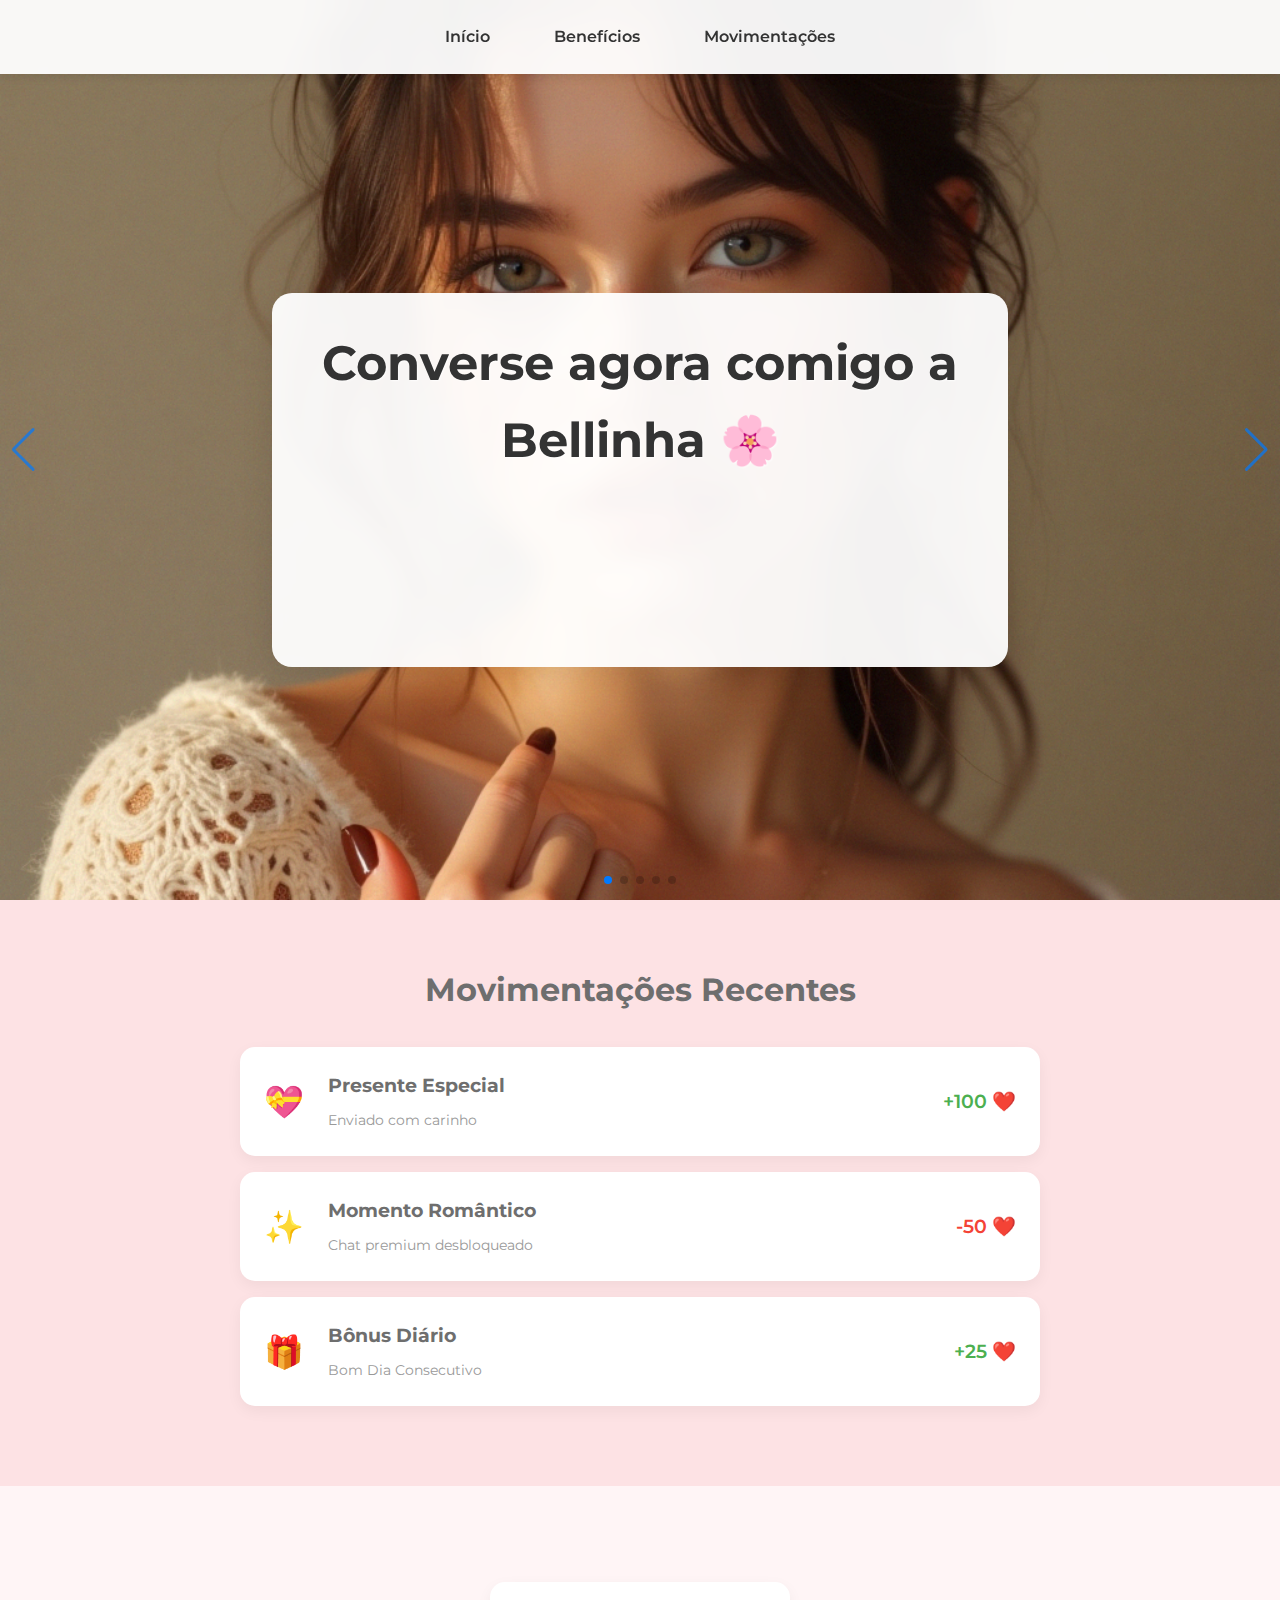
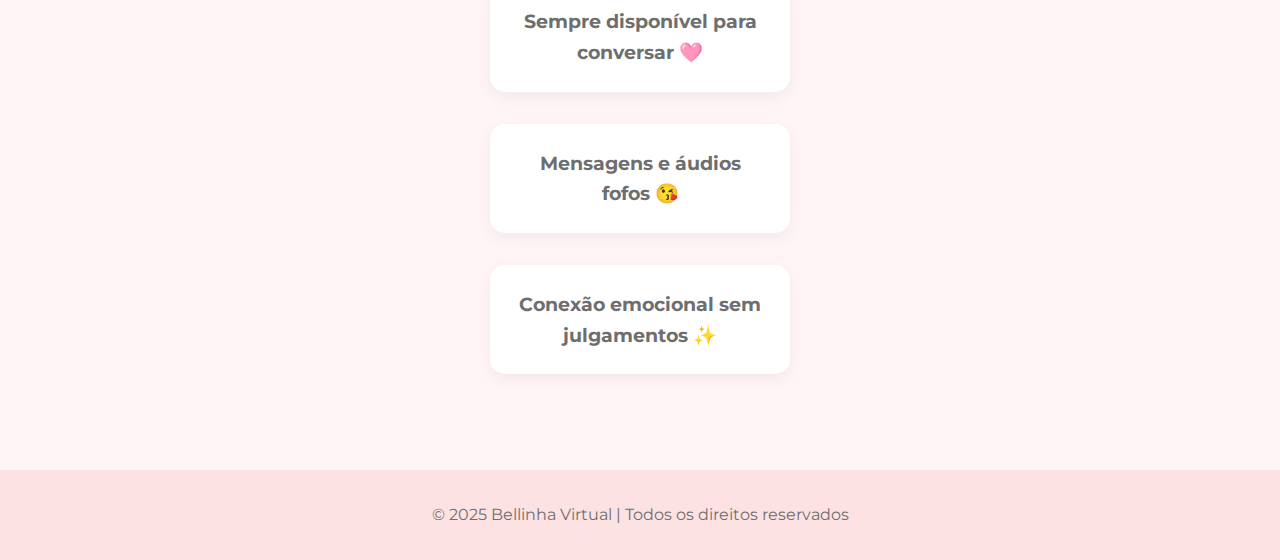
<file: public_html/index.html>
<!DOCTYPE html>
<html lang="pt-BR">
<head>
    <meta charset="UTF-8">
    <meta name="viewport" content="width=device-width, initial-scale=1.0">
    <title>Bellinha - Sua Namorada Virtual</title>
    <link rel="stylesheet" href="static/style.css">
    <link href="https://fonts.googleapis.com/css2?family=Montserrat:wght@400;600&display=swap" rel="stylesheet">
    <link rel="stylesheet" href="https://cdn.jsdelivr.net/npm/swiper@10/swiper-bundle.min.css">
</head>
<body>
    <header class="navbar">
        <nav>
            <a href="#hero" class="nav-link">Início</a>
            <a href="#beneficios" class="nav-link">Benefícios</a>
            <a href="#movimentacoes" class="nav-link">Movimentações</a>
        </nav>
    </header>
    <main class="hero" id="hero">
        <div class="swiper">
            <div class="swiper-wrapper">
                <div class="swiper-slide" style="background-image: url('images/belinha1.png');"></div>
                <div class="swiper-slide" style="background-image: url('images/belinha2.png');"></div>
                <div class="swiper-slide" style="background-image: url('images/belinha3.png');"></div>
                <div class="swiper-slide" style="background-image: url('images/belinha4.png');"></div>
                <div class="swiper-slide" style="background-image: url('images/belinha5.png');"></div>
            </div>
            <div class="swiper-pagination"></div>
            <div class="swiper-button-prev"></div>
            <div class="swiper-button-next"></div>
        </div>
        <div class="hero-content">
            <div class="hero-text">
                <h1 class="animate-text">Converse agora comigo a Bellinha 🌸</h1>
                <p class="subtitle animate-text-delay-1">Sua melhor companhia fofa e carinhosa 24h por dia.</p>
                <a href="https://pay.kirvano.com/fcdaee6d-9e84-450d-99a6-c6e64c321978" class="cta-button animate-text-delay-2">Começar Agora</a>
            </div>
        </div>
    </main>

    <section class="transactions" id="movimentacoes">
        <h2>Movimentações Recentes</h2>
        <div class="transaction-list">
            <div class="transaction-item">
                <div class="transaction-icon">💝</div>
                <div class="transaction-info">
                    <h3>Presente Especial</h3>
                    <p>Enviado com carinho</p>
                </div>
                <div class="transaction-amount positive">+100 ❤️</div>
            </div>
            <div class="transaction-item">
                <div class="transaction-icon">✨</div>
                <div class="transaction-info">
                    <h3>Momento Romântico</h3>
                    <p>Chat premium desbloqueado</p>
                </div>
                <div class="transaction-amount negative">-50 ❤️</div>
            </div>
            <div class="transaction-item">
                <div class="transaction-icon">🎁</div>
                <div class="transaction-info">
                    <h3>Bônus Diário</h3>
                    <p>Bom Dia Consecutivo</p>
                </div>
                <div class="transaction-amount positive">+25 ❤️</div>
            </div>
        </div>
    </section>

    <section class="benefits" id="beneficios">
        <div class="benefit-item">
            <h3>Sempre disponível para conversar 🩷</h3>
        </div>
        <div class="benefit-item">
            <h3>Mensagens e áudios fofos 😘</h3>
        </div>
        <div class="benefit-item">
            <h3>Conexão emocional sem julgamentos ✨</h3>
        </div>
    </section>

    <footer>
        <p>© 2025 Bellinha Virtual | Todos os direitos reservados</p>
    </footer>

    <script src="https://cdn.jsdelivr.net/npm/swiper@10/swiper-bundle.min.js"></script>
    <script>
        const swiper = new Swiper('.swiper', {
            loop: true,
            pagination: {
                el: '.swiper-pagination',
            },
            navigation: {
                nextEl: '.swiper-button-next',
                prevEl: '.swiper-button-prev',
            },
            autoplay: {
                delay: 3000,
                disableOnInteraction: false,
            },
        });
    </script>
</body>
</html>
</file>
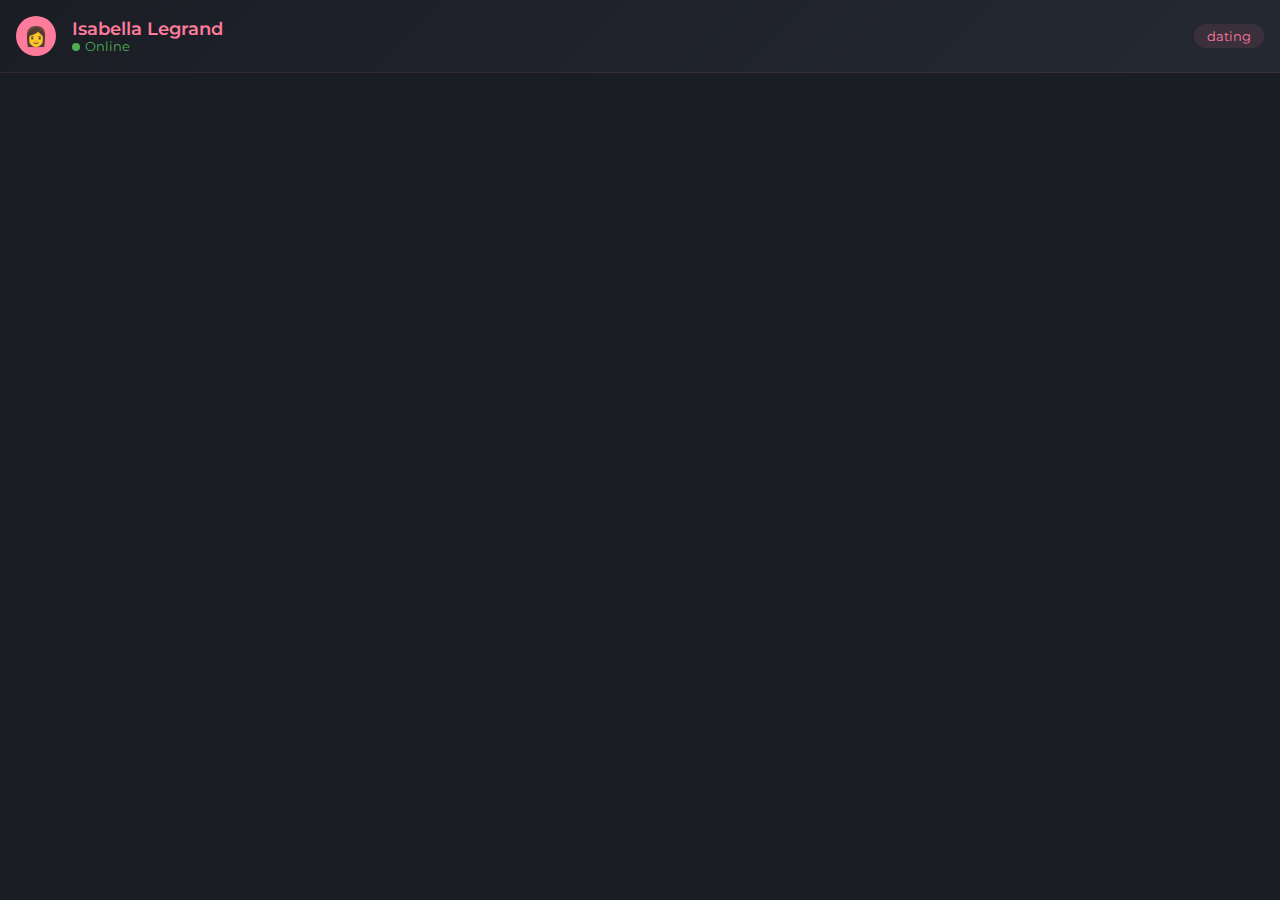
<file: public_html/chat.html>
<!DOCTYPE html>
<html lang="pt-BR">
<head>
  <meta charset="UTF-8" />
  <meta name="viewport" content="width=device-width, initial-scale=1.0"/>
  <title>Chat com a Bellinha 🌸</title>
  <meta name="description" content="Converse agora com a Bellinha no MessengerX de forma aconchegante e segura.">
  <link rel="stylesheet" href="static/chat.css">
  <link href="https://fonts.googleapis.com/css2?family=Montserrat:wght@400;600&display=swap" rel="stylesheet">
</head>

<body>
  <div class="chat-container">
    <div class="chat-header">
      <div class="profile-pic">👩</div>
      <div class="user-info">
        <h1 class="user-name">Isabella Legrand</h1>
        <p class="user-status"><span class="status-dot"></span>Online</p>
      </div>
      <div class="chat-tag">dating</div>
    </div>

    <!-- Embed Machaao / MessengerX -->
    <div id="mcontext"></div>
    <script 
      mode="embed"
      isolate="true"
      themecolor="#ff7b9c"
      header="off"
      accentcolor="#ffffff"
      textcolor="white"
      id="webchat"
      src="https://cdn.machaao.com/prod/web/js/embed.js"
      type="text/javascript"
      mkey="Y2U1NjRhMTAtNTg2OC0xMWYwLThjOGYtNTliYWIwYjFkYTNk"
      style="min-height: 100%; width: 100%;">
    </script>
  </div>
</body>
</html>
</file>
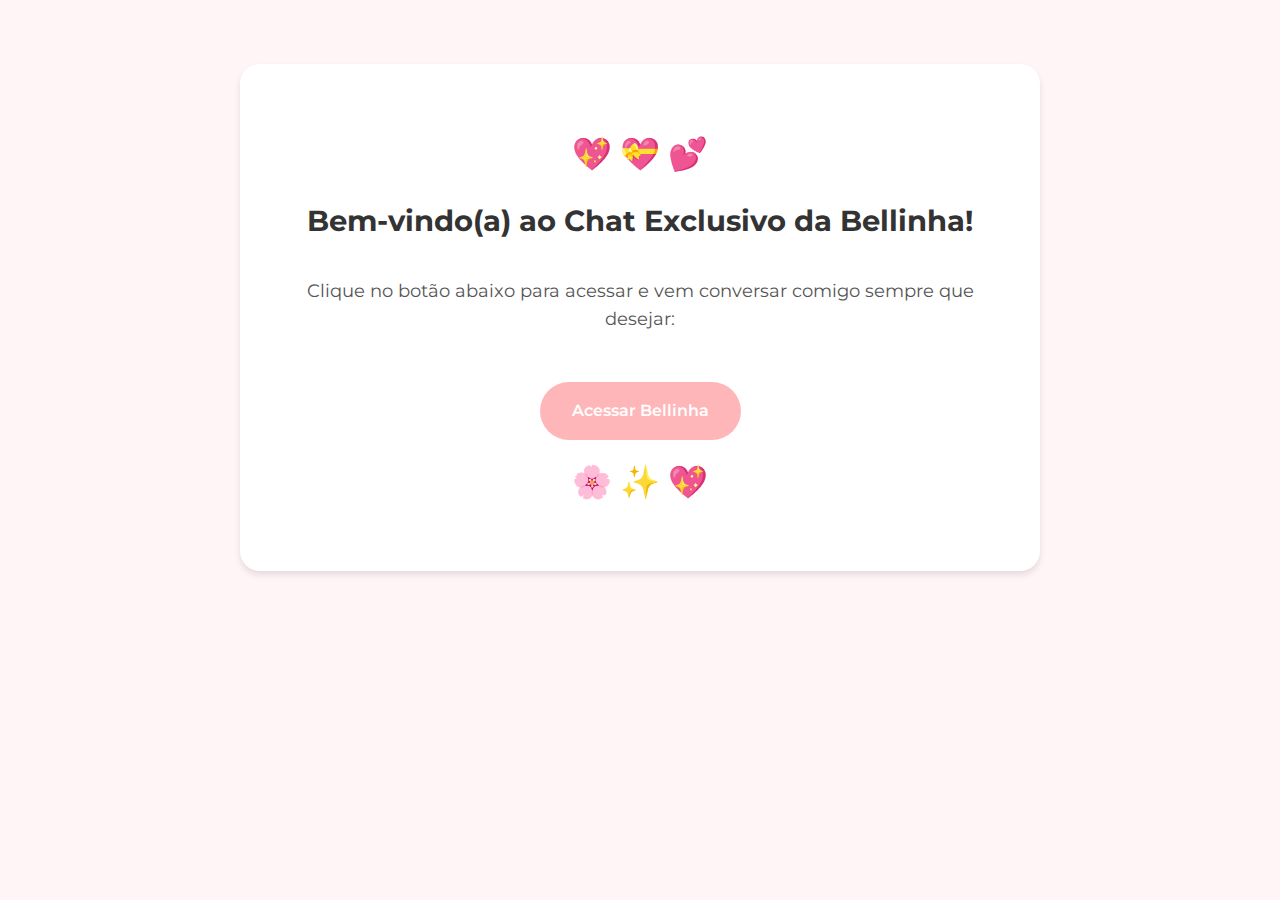
<file: public_html/obrigado.html>
<!DOCTYPE html>
<html lang="pt-BR">
<head>
    <meta charset="UTF-8">
    <meta name="viewport" content="width=device-width, initial-scale=1.0">
    <title>Acesso Bellinha Virtual</title>
    <meta name="description" content="Acesse agora sua Namorada Virtual Bellinha para conversar e receber mensagens carinhosas.">
    <link href="https://fonts.googleapis.com/css2?family=Montserrat:wght@400;600&display=swap" rel="stylesheet">
    <style>
        body {
            font-family: 'Montserrat', sans-serif;
            line-height: 1.6;
            max-width: 800px;
            margin: 2rem auto;
            padding: 2rem;
            background-color: #FFF5F6;
            color: #333;
        }
        .container {
            background: white;
            padding: 3rem;
            border-radius: 20px;
            box-shadow: 0 4px 6px rgba(0,0,0,0.1);
            text-align: center;
        }
        h1 {
            color: #333;
            margin-bottom: 2rem;
            font-size: 1.8rem;
        }
        .hearts {
            font-size: 2rem;
            color: #FFB6B9;
            margin: 1rem 0;
        }
        p {
            font-size: 1.1rem;
            color: #555;
        }
        .access-link {
            display: inline-block;
            background-color: #FFB6B9;
            color: white;
            text-decoration: none;
            padding: 1rem 2rem;
            border-radius: 50px;
            margin-top: 2rem;
            font-weight: 600;
            transition: transform 0.3s ease, background-color 0.3s ease;
        }
        .access-link:hover {
            transform: scale(1.05);
            background-color: #ff9ea3;
        }
    </style>
</head>
<body>
    <div class="container">
        <div class="hearts">💖 💝 💕</div>
        <h1>Bem-vindo(a) ao Chat Exclusivo da Bellinha!</h1>
        <p>Clique no botão abaixo para acessar e vem conversar comigo sempre que desejar:</p>
        <a href="https://webchat-belinha.netlify.app/chat.html" target="_blank" class="access-link">Acessar Bellinha</a>
        <div class="hearts">🌸 ✨ 💖</div>
    </div>
</body>
</html>
</file>
<file: public_html/static/chat.css>
body {
    background: #1a1d24;
    font-family: 'Montserrat', sans-serif;
    margin: 0;
    height: 100vh;
    display: flex;
    flex-direction: column;
}

.chat-container {
    flex: 1;
    display: flex;
    flex-direction: column;
    background: #1a1d24;
    width: 100%;
    max-width: 100%;
    height: 100%;
    position: relative;
}

.chat-header {
    background: linear-gradient(135deg, #1a1d24, #252933);
    padding: 1rem;
    border-bottom: 1px solid rgba(255, 123, 156, 0.1);
    display: flex;
    align-items: center;
    gap: 1rem;
}

.profile-pic {
    width: 40px;
    height: 40px;
    border-radius: 50%;
    background: #ff7b9c;
    display: flex;
    align-items: center;
    justify-content: center;
    color: white;
    font-size: 1.2rem;
}

.user-info {
    flex: 1;
}

.user-name {
    color: #ff7b9c;
    font-size: 1.1rem;
    font-weight: 600;
    margin: 0;
}

.user-status {
    color: #4CAF50;
    font-size: 0.8rem;
    margin: 0;
    display: flex;
    align-items: center;
    gap: 0.3rem;
}

.status-dot {
    width: 8px;
    height: 8px;
    background: #4CAF50;
    border-radius: 50%;
}

.chat-tag {
    background: rgba(255, 123, 156, 0.1);
    color: #ff7b9c;
    padding: 0.3rem 0.8rem;
    border-radius: 1rem;
    font-size: 0.8rem;
}

#mcontext {
    flex: 1;
    width: 100%;
    background: #1a1d24;
    border-radius: 0;
    overflow: hidden;
    position: relative;
}

.message-input {
    background: #252933;
    padding: 1rem;
    display: flex;
    gap: 1rem;
    align-items: center;
    border-top: 1px solid rgba(255, 123, 156, 0.1);
}

.input-field {
    flex: 1;
    background: #1a1d24;
    border: 1px solid rgba(255, 123, 156, 0.2);
    border-radius: 2rem;
    padding: 0.8rem 1.2rem;
    color: white;
    font-family: 'Montserrat', sans-serif;
}

.send-button {
    background: #ff7b9c;
    border: none;
    border-radius: 50%;
    width: 40px;
    height: 40px;
    display: flex;
    align-items: center;
    justify-content: center;
    cursor: pointer;
    transition: transform 0.2s;
}

.send-button:hover {
    transform: scale(1.1);
}

.action-buttons {
    display: flex;
    gap: 0.5rem;
}

.action-button {
    background: rgba(255, 123, 156, 0.1);
    border: none;
    border-radius: 0.5rem;
    padding: 0.5rem 1rem;
    color: #ff7b9c;
    cursor: pointer;
    transition: background 0.2s;
}

.action-button:hover {
    background: rgba(255, 123, 156, 0.2);
}
</file>
<file: public_html/static/style.css>
/* Reset e estilos base */
* {
    margin: 0;
    padding: 0;
    box-sizing: border-box;
}

html {
    scroll-behavior: smooth;
    font-size: 16px;
}

body {
    font-family: 'Montserrat', sans-serif;
    background-color: #FDE2E4;
    color: #6E6E6E;
    line-height: 1.6;
    overflow-x: hidden;
}

/* Navbar */
.navbar {
    position: fixed;
    top: 0;
    left: 0;
    right: 0;
    background: rgba(255, 255, 255, 0.95);
    padding: 1rem;
    box-shadow: 0 2px 10px rgba(0, 0, 0, 0.1);
    z-index: 1000;
    backdrop-filter: blur(10px);
    -webkit-backdrop-filter: blur(10px);
}

nav {
    max-width: 1200px;
    margin: 0 auto;
    display: flex;
    justify-content: center;
    gap: 2rem;
}

.nav-link {
    color: #333;
    text-decoration: none;
    font-weight: 600;
    padding: 0.5rem 1rem;
    border-radius: 20px;
    transition: all 0.3s ease;
    position: relative;
}

.nav-link::after {
    content: '';
    position: absolute;
    bottom: 0;
    left: 50%;
    width: 0;
    height: 2px;
    background: #FFB6B9;
    transition: all 0.3s ease;
    transform: translateX(-50%);
}

.nav-link:hover {
    color: #FFB6B9;
}

.nav-link:hover::after {
    width: 80%;
}

/* Hero Section */
.hero {
    position: relative;
    min-height: 100vh;
    display: flex;
    align-items: center;
    justify-content: center;
    overflow: hidden;
    padding-top: 60px;
}

.hero .swiper {
    position: absolute;
    width: 100%;
    height: 100%;
    top: 0;
    left: 0;
}

.hero .swiper-slide {
    width: 100%;
    height: 100%;
    background-size: cover;
    background-position: center;
    background-repeat: no-repeat;
    transition: opacity 1s ease-in-out;
}

.hero::before {
    content: '';
    position: absolute;
    top: 0;
    left: 0;
    right: 0;
    bottom: 0;
    background: linear-gradient(135deg, rgba(255, 182, 185, 0.8), rgba(250, 208, 196, 0.8));
    z-index: 1;
}

.hero-content {
    position: relative;
    z-index: 2;
    text-align: center;
    max-width: 800px;
    padding: 2rem;
}

.hero-text {
    background: rgba(255, 255, 255, 0.95);
    padding: 2rem;
    border-radius: 20px;
    box-shadow: 0 8px 32px rgba(0, 0, 0, 0.1);
    backdrop-filter: blur(10px);
    -webkit-backdrop-filter: blur(10px);
}

h1 {
    font-size: 3rem;
    color: #333333;
    margin-bottom: 1rem;
    text-shadow: 1px 1px 2px rgba(255,255,255,0.8);
}

.subtitle {
    font-size: 1.5rem;
    margin-bottom: 2rem;
    color: #4a4a4a;
}

/* Botão CTA */
.cta-button {
    display: inline-block;
    background-color: #FFB6B9;
    color: #FFFFFF;
    text-decoration: none;
    padding: 1rem 2rem;
    font-size: 1.2rem;
    border-radius: 50px;
    cursor: pointer;
    font-weight: 600;
    position: relative;
    overflow: hidden;
    transition: all 0.3s ease;
    box-shadow: 0 4px 15px rgba(255, 182, 185, 0.4);
}

.cta-button::before {
    content: '';
    position: absolute;
    top: 0;
    left: -100%;
    width: 100%;
    height: 100%;
    background: linear-gradient(
        120deg,
        transparent,
        rgba(255, 255, 255, 0.3),
        transparent
    );
    transition: all 0.5s ease;
}

.cta-button:hover {
    transform: translateY(-3px) scale(1.02);
    background-color: #ff9ea3;
    box-shadow: 0 6px 20px rgba(255, 182, 185, 0.6);
}

.cta-button:hover::before {
    left: 100%;
}

.cta-button:active {
    transform: translateY(1px);
    box-shadow: 0 2px 10px rgba(255, 182, 185, 0.4);
}

/* Seção de Benefícios */
.benefits {
    background-color: #FFF5F6;
    padding: 4rem 2rem;
    text-align: center;
}

/* Página de Produto */
.produto-hero {
    min-height: 100vh;
    display: flex;
    align-items: center;
    justify-content: center;
    background: linear-gradient(135deg, #FDE2E4, #FFB6B9);
    padding: 2rem;
}

.produto-content {
    max-width: 800px;
    width: 100%;
    text-align: center;
}

.produto-text {
    background: rgba(255, 255, 255, 0.95);
    padding: 3rem;
    border-radius: 20px;
    box-shadow: 0 8px 32px rgba(0, 0, 0, 0.1);
    backdrop-filter: blur(10px);
    -webkit-backdrop-filter: blur(10px);
}

.instrucoes {
    margin: 2rem 0;
    text-align: left;
}

.instrucoes h2 {
    color: #333;
    margin-bottom: 1.5rem;
    text-align: center;
}

.instrucoes p {
    color: #4a4a4a;
    margin: 1rem 0;
    font-size: 1.1rem;
    padding-left: 1.5rem;
    position: relative;
}

.instrucoes p::before {
    content: '';
    position: absolute;
    left: 0;
    top: 50%;
    transform: translateY(-50%);
    width: 8px;
    height: 8px;
    background-color: #FFB6B9;
    border-radius: 50%;
}

.benefit-item {
    max-width: 300px;
    margin: 2rem auto;
    padding: 1.5rem;
    background-color: #FFFFFF;
    border-radius: 15px;
    box-shadow: 0 5px 15px rgba(0,0,0,0.05);
    transition: transform 0.3s ease;
}

.benefit-item:hover {
    transform: translateY(-5px);
}

.benefit-item h3 {
    color: #6E6E6E;
    font-size: 1.2rem;
}

/* Footer */
footer {
    background-color: #FDE2E4;
    padding: 2rem;
    text-align: center;
    color: #6E6E6E;
}

/* Carrossel Background Fullscreen */
.swiper-button-next,
.swiper-button-prev {
    color: #FFB6B9;
    opacity: 0.7;
    transition: opacity 0.3s ease;
}

.swiper-button-next:hover,
.swiper-button-prev:hover {
    opacity: 1;
}

.swiper-pagination-bullet {
    background: rgba(255, 255, 255, 0.7);
}

.swiper-pagination-bullet-active {
    background-color: #FFB6B9;
}

/* Seção de Transações */
.transactions {
    padding: 4rem 2rem;
    background-color: #FDE2E4;
}

.transactions h2 {
    text-align: center;
    color: #6E6E6E;
    margin-bottom: 2rem;
    font-size: 2rem;
}

.transaction-list {
    max-width: 800px;
    margin: 0 auto;
}

.transaction-item {
    display: flex;
    align-items: center;
    background-color: #FFFFFF;
    padding: 1.5rem;
    margin-bottom: 1rem;
    border-radius: 15px;
    box-shadow: 0 5px 15px rgba(0,0,0,0.05);
    transition: transform 0.3s ease;
}

.transaction-item:hover {
    transform: translateX(10px);
}

.transaction-icon {
    font-size: 2rem;
    margin-right: 1.5rem;
}

.transaction-info {
    flex: 1;
}

.transaction-info h3 {
    color: #6E6E6E;
    margin-bottom: 0.5rem;
}

.transaction-info p {
    color: #999;
    font-size: 0.9rem;
}

.transaction-amount {
    font-size: 1.2rem;
    font-weight: 600;
}

.transaction-amount.positive {
    color: #4CAF50;
}

.transaction-amount.negative {
    color: #F44336;
}

/* Responsividade */
@media (max-width: 768px) {
    .hero-content {
        flex-direction: column;
        text-align: center;
    }

    h1 {
        font-size: 2rem;
    }

    .subtitle {
        font-size: 1.2rem;
    }

    .hero-text {
        padding: 1rem;
    }

    .benefits {
        padding: 2rem 1rem;
    }

    .transaction-item {
        flex-direction: column;
        text-align: center;
    }

    .transaction-icon {
        margin: 0 0 1rem 0;
    }

    .transaction-amount {
        margin-top: 1rem;
    }
}

/* Animações */
@keyframes slideInRight {
    from { opacity: 0; transform: translateX(-50px); }
    to { opacity: 1; transform: translateX(0); }
}

@keyframes fadeInUp {
    from { opacity: 0; transform: translateY(20px); }
    to { opacity: 1; transform: translateY(0); }
}

.animate-text {
    animation: slideInRight 0.8s ease-out forwards;
}

.animate-text-delay-1 {
    opacity: 0;
    animation: slideInRight 0.8s ease-out 0.3s forwards;
}

.animate-text-delay-2 {
    opacity: 0;
    animation: fadeInUp 0.8s ease-out 0.6s forwards;
}

.benefit-item, .transaction-item {
    animation: fadeInUp 1s ease-out;
}
</file>
